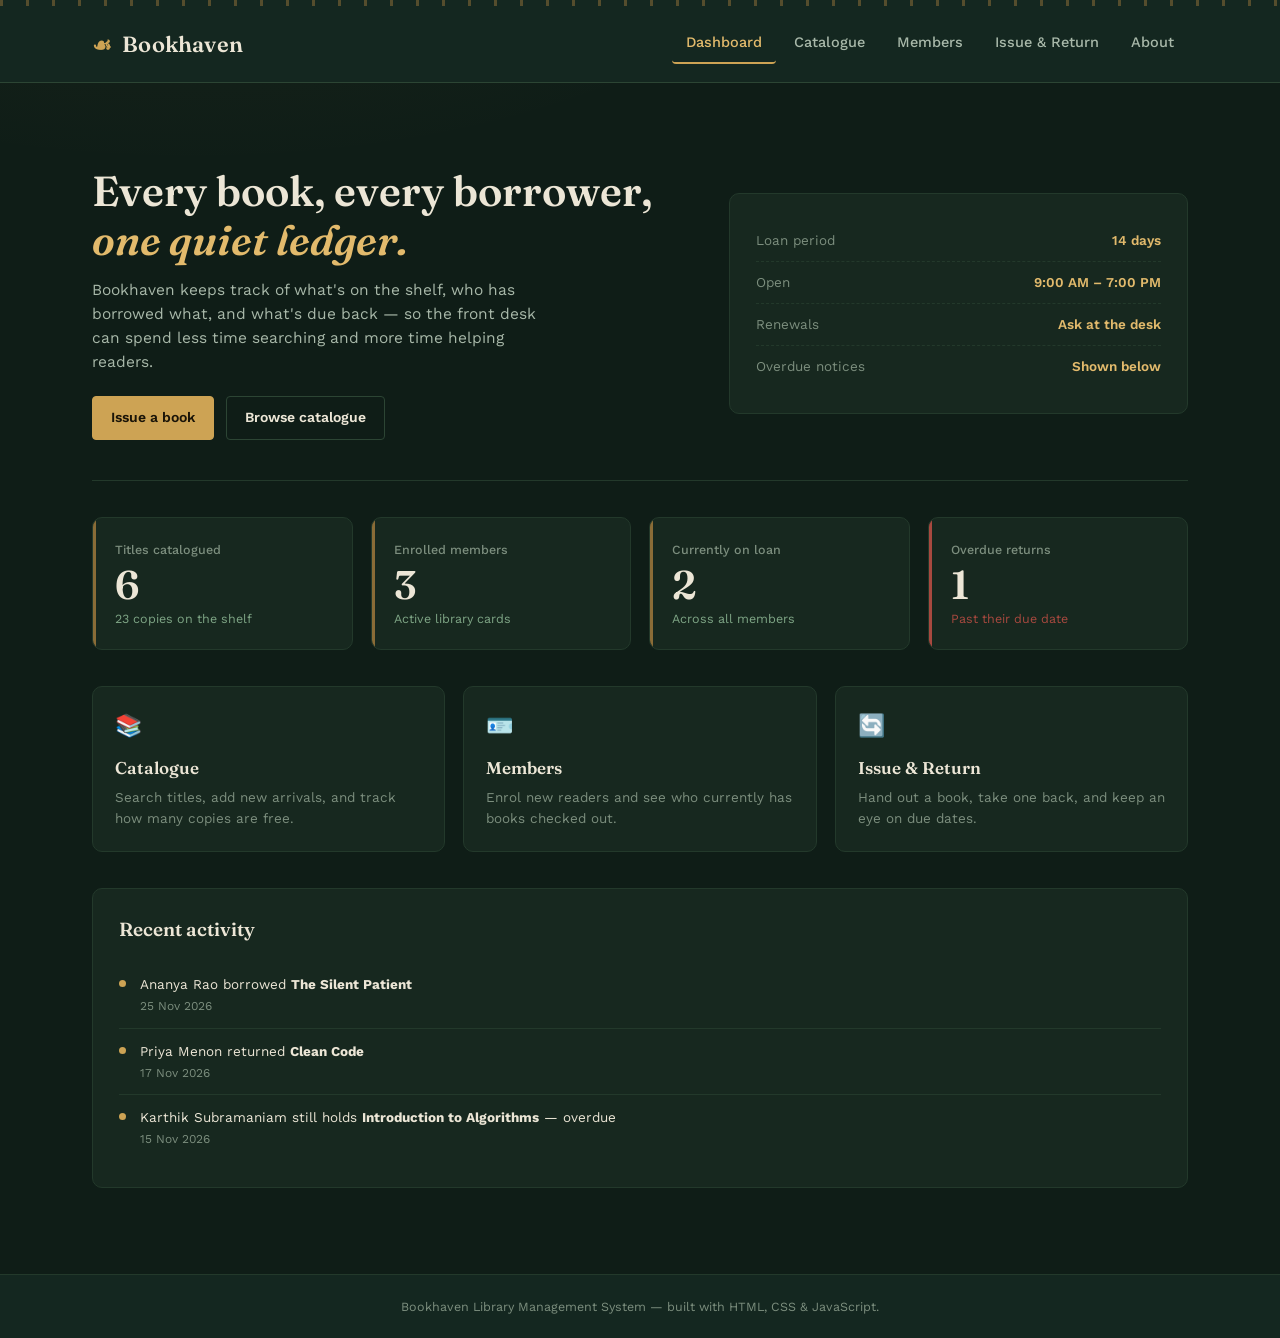
<file: index.html>
<!DOCTYPE html>
<html lang="en">
<head>
<meta charset="UTF-8">
<meta name="viewport" content="width=device-width, initial-scale=1.0">
<title>Bookhaven — Library Management System</title>
<link rel="stylesheet" href="style.css">
</head>
<body data-page="dashboard">

  <header class="site-header">
    <div class="shelf-strip"></div>
    <div class="header-inner">
      <a href="index.html" class="brand"><span class="brand-mark">☙</span>Bookhaven<span class="brand-tag">Library Management</span></a>
      <nav class="main-nav">
        <a href="index.html" class="active">Dashboard</a>
        <a href="books.html">Catalogue</a>
        <a href="members.html">Members</a>
        <a href="issue-return.html">Issue &amp; Return</a>
        <a href="about.html">About</a>
      </nav>
      <button class="nav-toggle" aria-label="Toggle menu">☰</button>
    </div>
  </header>

  <main class="page">
    <div class="wrap">

      <section class="hero">
        <div>
          <h1>Every book, every borrower, <em>one quiet ledger.</em></h1>
          <p>Bookhaven keeps track of what's on the shelf, who has borrowed what, and what's due back — so the front desk can spend less time searching and more time helping readers.</p>
          <div class="hero-actions">
            <a href="issue-return.html" class="btn btn-brass">Issue a book</a>
            <a href="books.html" class="btn btn-outline">Browse catalogue</a>
          </div>
        </div>
        <div class="hero-figure">
          <div class="fig-row"><span>Loan period</span><span>14 days</span></div>
          <div class="fig-row"><span>Open</span><span>9:00 AM – 7:00 PM</span></div>
          <div class="fig-row"><span>Renewals</span><span>Ask at the desk</span></div>
          <div class="fig-row"><span>Overdue notices</span><span>Shown below</span></div>
        </div>
      </section>

      <div class="stat-row">
        <div class="stat-card">
          <div class="stat-label">Titles catalogued</div>
          <div class="stat-value" id="stat-titles">0</div>
          <div class="stat-sub" id="stat-copies-sub">0 copies on the shelf</div>
        </div>
        <div class="stat-card">
          <div class="stat-label">Enrolled members</div>
          <div class="stat-value" id="stat-members">0</div>
          <div class="stat-sub">Active library cards</div>
        </div>
        <div class="stat-card">
          <div class="stat-label">Currently on loan</div>
          <div class="stat-value" id="stat-loans">0</div>
          <div class="stat-sub">Across all members</div>
        </div>
        <div class="stat-card warn">
          <div class="stat-label">Overdue returns</div>
          <div class="stat-value" id="stat-overdue">0</div>
          <div class="stat-sub">Past their due date</div>
        </div>
      </div>

      <div class="quick-grid">
        <a href="books.html" class="quick-card">
          <span class="q-icon">📚</span>
          <h3>Catalogue</h3>
          <p>Search titles, add new arrivals, and track how many copies are free.</p>
        </a>
        <a href="members.html" class="quick-card">
          <span class="q-icon">🪪</span>
          <h3>Members</h3>
          <p>Enrol new readers and see who currently has books checked out.</p>
        </a>
        <a href="issue-return.html" class="quick-card">
          <span class="q-icon">🔄</span>
          <h3>Issue &amp; Return</h3>
          <p>Hand out a book, take one back, and keep an eye on due dates.</p>
        </a>
      </div>

      <section class="panel">
        <div class="panel-head"><h2>Recent activity</h2></div>
        <ul class="activity-list" id="activity-feed"></ul>
      </section>

    </div>
  </main>

  <footer class="site-footer">Bookhaven Library Management System — built with HTML, CSS &amp; JavaScript.</footer>
  <div id="toast"></div>
  <script src="script.js"></script>
</body>
</html>
</file>
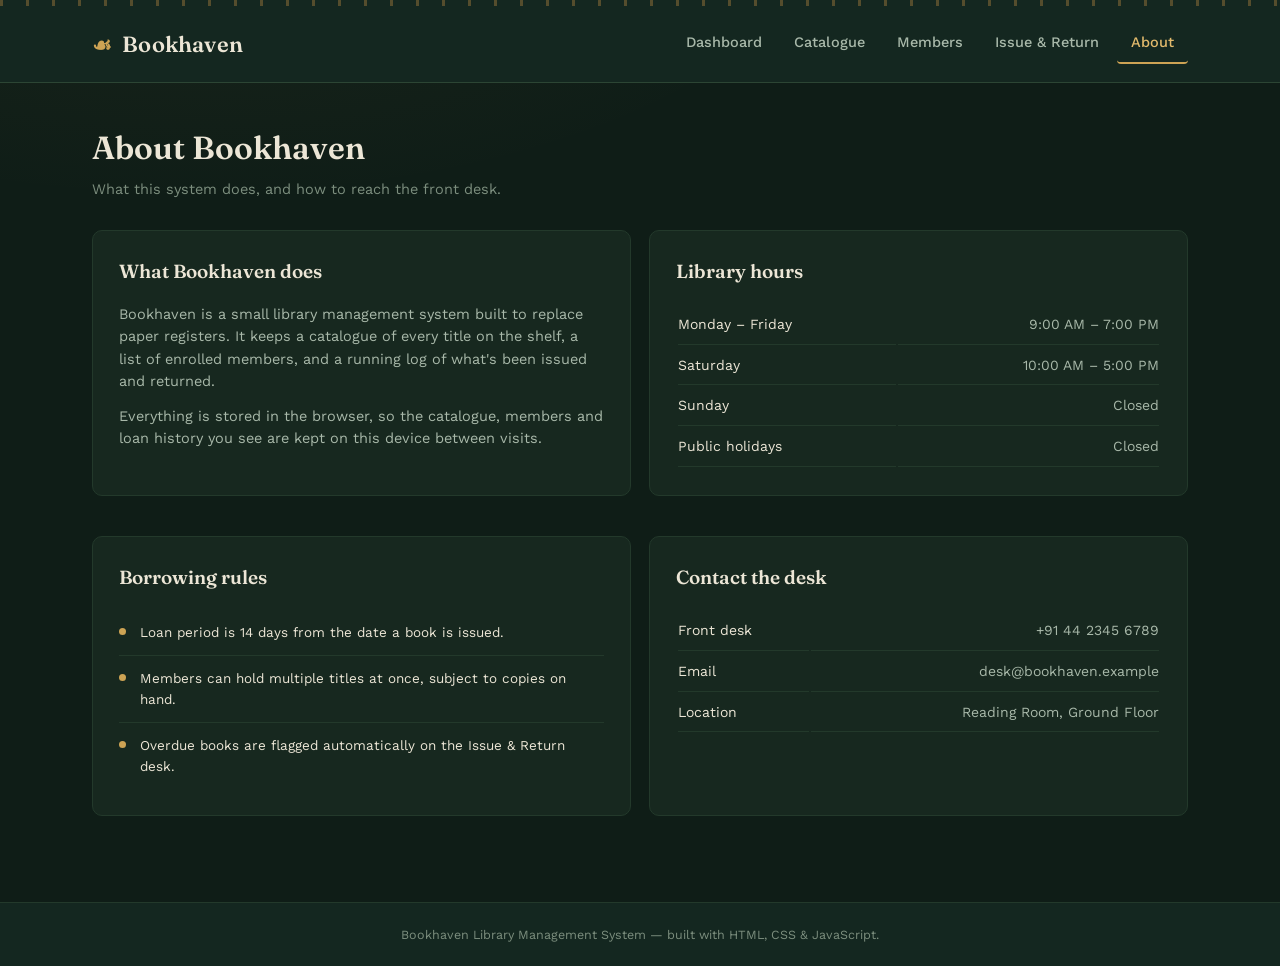
<file: about.html>
<!DOCTYPE html>
<html lang="en">
<head>
<meta charset="UTF-8">
<meta name="viewport" content="width=device-width, initial-scale=1.0">
<title>About — Bookhaven</title>
<link rel="stylesheet" href="style.css">
</head>
<body data-page="about">

  <header class="site-header">
    <div class="shelf-strip"></div>
    <div class="header-inner">
      <a href="index.html" class="brand"><span class="brand-mark">☙</span>Bookhaven<span class="brand-tag">Library Management</span></a>
      <nav class="main-nav">
        <a href="index.html">Dashboard</a>
        <a href="books.html">Catalogue</a>
        <a href="members.html">Members</a>
        <a href="issue-return.html">Issue &amp; Return</a>
        <a href="about.html" class="active">About</a>
      </nav>
      <button class="nav-toggle" aria-label="Toggle menu">☰</button>
    </div>
  </header>

  <main class="page">
    <div class="wrap">

      <div class="page-head">
        <div>
          <h1>About Bookhaven</h1>
          <p>What this system does, and how to reach the front desk.</p>
        </div>
      </div>

      <div class="info-grid">
        <section class="panel">
          <div class="panel-head"><h2>What Bookhaven does</h2></div>
          <p style="color:var(--ink-dim); font-size:14.5px; margin-bottom:12px;">
            Bookhaven is a small library management system built to replace paper registers. It keeps a catalogue of every title on the shelf, a list of enrolled members, and a running log of what's been issued and returned.
          </p>
          <p style="color:var(--ink-dim); font-size:14.5px;">
            Everything is stored in the browser, so the catalogue, members and loan history you see are kept on this device between visits.
          </p>
        </section>

        <section class="panel">
          <div class="panel-head"><h2>Library hours</h2></div>
          <table class="hours-table">
            <tr><td>Monday – Friday</td><td>9:00 AM – 7:00 PM</td></tr>
            <tr><td>Saturday</td><td>10:00 AM – 5:00 PM</td></tr>
            <tr><td>Sunday</td><td>Closed</td></tr>
            <tr><td>Public holidays</td><td>Closed</td></tr>
          </table>
        </section>

        <section class="panel">
          <div class="panel-head"><h2>Borrowing rules</h2></div>
          <ul class="activity-list">
            <li><span class="activity-dot"></span><div>Loan period is 14 days from the date a book is issued.</div></li>
            <li><span class="activity-dot"></span><div>Members can hold multiple titles at once, subject to copies on hand.</div></li>
            <li><span class="activity-dot"></span><div>Overdue books are flagged automatically on the Issue &amp; Return desk.</div></li>
          </ul>
        </section>

        <section class="panel">
          <div class="panel-head"><h2>Contact the desk</h2></div>
          <table class="hours-table">
            <tr><td>Front desk</td><td>+91 44 2345 6789</td></tr>
            <tr><td>Email</td><td>desk@bookhaven.example</td></tr>
            <tr><td>Location</td><td>Reading Room, Ground Floor</td></tr>
          </table>
        </section>
      </div>

    </div>
  </main>

  <footer class="site-footer">Bookhaven Library Management System — built with HTML, CSS &amp; JavaScript.</footer>
  <script src="script.js"></script>
</body>
</html>
</file>
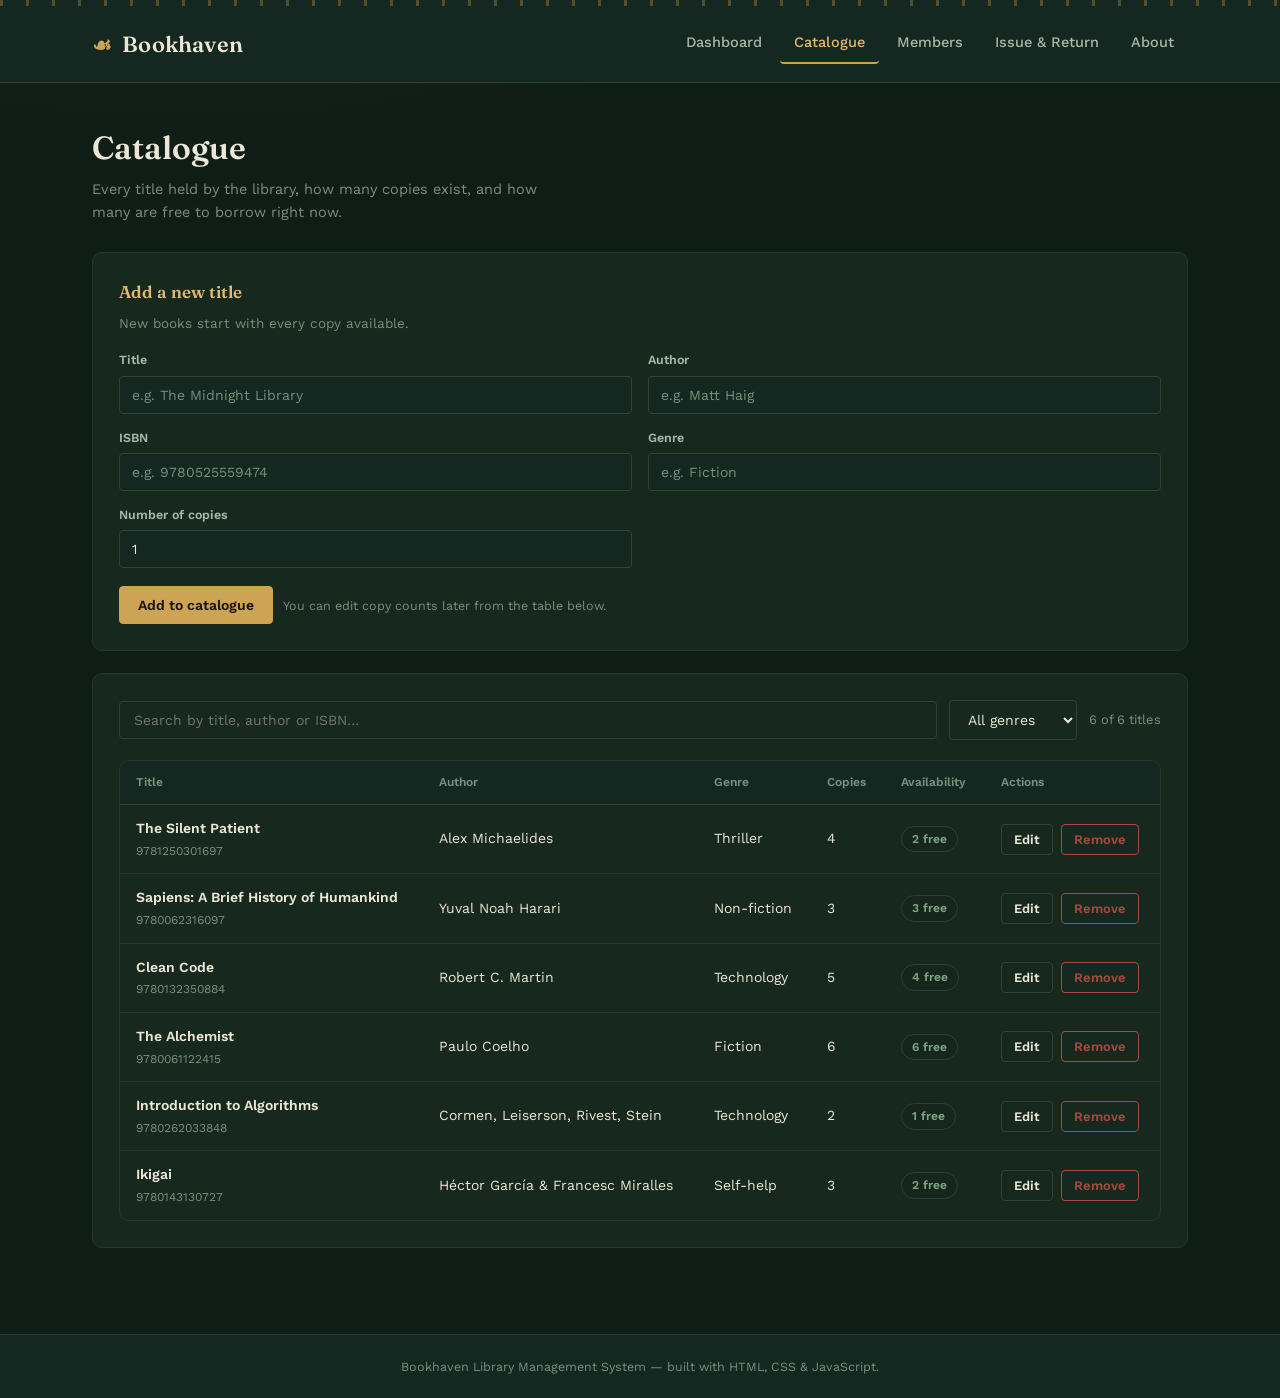
<file: books.html>
<!DOCTYPE html>
<html lang="en">
<head>
<meta charset="UTF-8">
<meta name="viewport" content="width=device-width, initial-scale=1.0">
<title>Catalogue — Bookhaven</title>
<link rel="stylesheet" href="style.css">
</head>
<body data-page="books">

  <header class="site-header">
    <div class="shelf-strip"></div>
    <div class="header-inner">
      <a href="index.html" class="brand"><span class="brand-mark">☙</span>Bookhaven<span class="brand-tag">Library Management</span></a>
      <nav class="main-nav">
        <a href="index.html">Dashboard</a>
        <a href="books.html" class="active">Catalogue</a>
        <a href="members.html">Members</a>
        <a href="issue-return.html">Issue &amp; Return</a>
        <a href="about.html">About</a>
      </nav>
      <button class="nav-toggle" aria-label="Toggle menu">☰</button>
    </div>
  </header>

  <main class="page">
    <div class="wrap">

      <div class="page-head">
        <div>
          <h1>Catalogue</h1>
          <p>Every title held by the library, how many copies exist, and how many are free to borrow right now.</p>
        </div>
      </div>

      <section class="panel">
        <div class="panel-head"><h3>Add a new title</h3></div>
        <p class="hint">New books start with every copy available.</p>
        <form id="book-form">
          <div class="field-grid">
            <div class="field">
              <label for="f-title">Title</label>
              <input type="text" id="f-title" placeholder="e.g. The Midnight Library" required>
            </div>
            <div class="field">
              <label for="f-author">Author</label>
              <input type="text" id="f-author" placeholder="e.g. Matt Haig" required>
            </div>
            <div class="field">
              <label for="f-isbn">ISBN</label>
              <input type="text" id="f-isbn" placeholder="e.g. 9780525559474">
            </div>
            <div class="field">
              <label for="f-genre">Genre</label>
              <input type="text" id="f-genre" placeholder="e.g. Fiction">
            </div>
            <div class="field">
              <label for="f-copies">Number of copies</label>
              <input type="number" id="f-copies" min="1" value="1" required>
            </div>
          </div>
          <div class="form-actions">
            <button type="submit" class="btn btn-brass">Add to catalogue</button>
            <span class="form-note">You can edit copy counts later from the table below.</span>
          </div>
        </form>
      </section>

      <section class="panel">
        <div class="toolbar">
          <input type="search" id="book-search" placeholder="Search by title, author or ISBN…">
          <select id="book-genre-filter"><option value="">All genres</option></select>
          <span class="count" id="books-count"></span>
        </div>
        <div class="table-wrap">
          <table class="ledger">
            <thead>
              <tr>
                <th>Title</th>
                <th>Author</th>
                <th>Genre</th>
                <th>Copies</th>
                <th>Availability</th>
                <th>Actions</th>
              </tr>
            </thead>
            <tbody id="books-tbody"></tbody>
          </table>
        </div>
      </section>

    </div>
  </main>

  <footer class="site-footer">Bookhaven Library Management System — built with HTML, CSS &amp; JavaScript.</footer>
  <div id="toast"></div>
  <script src="script.js"></script>
</body>
</html>
</file>
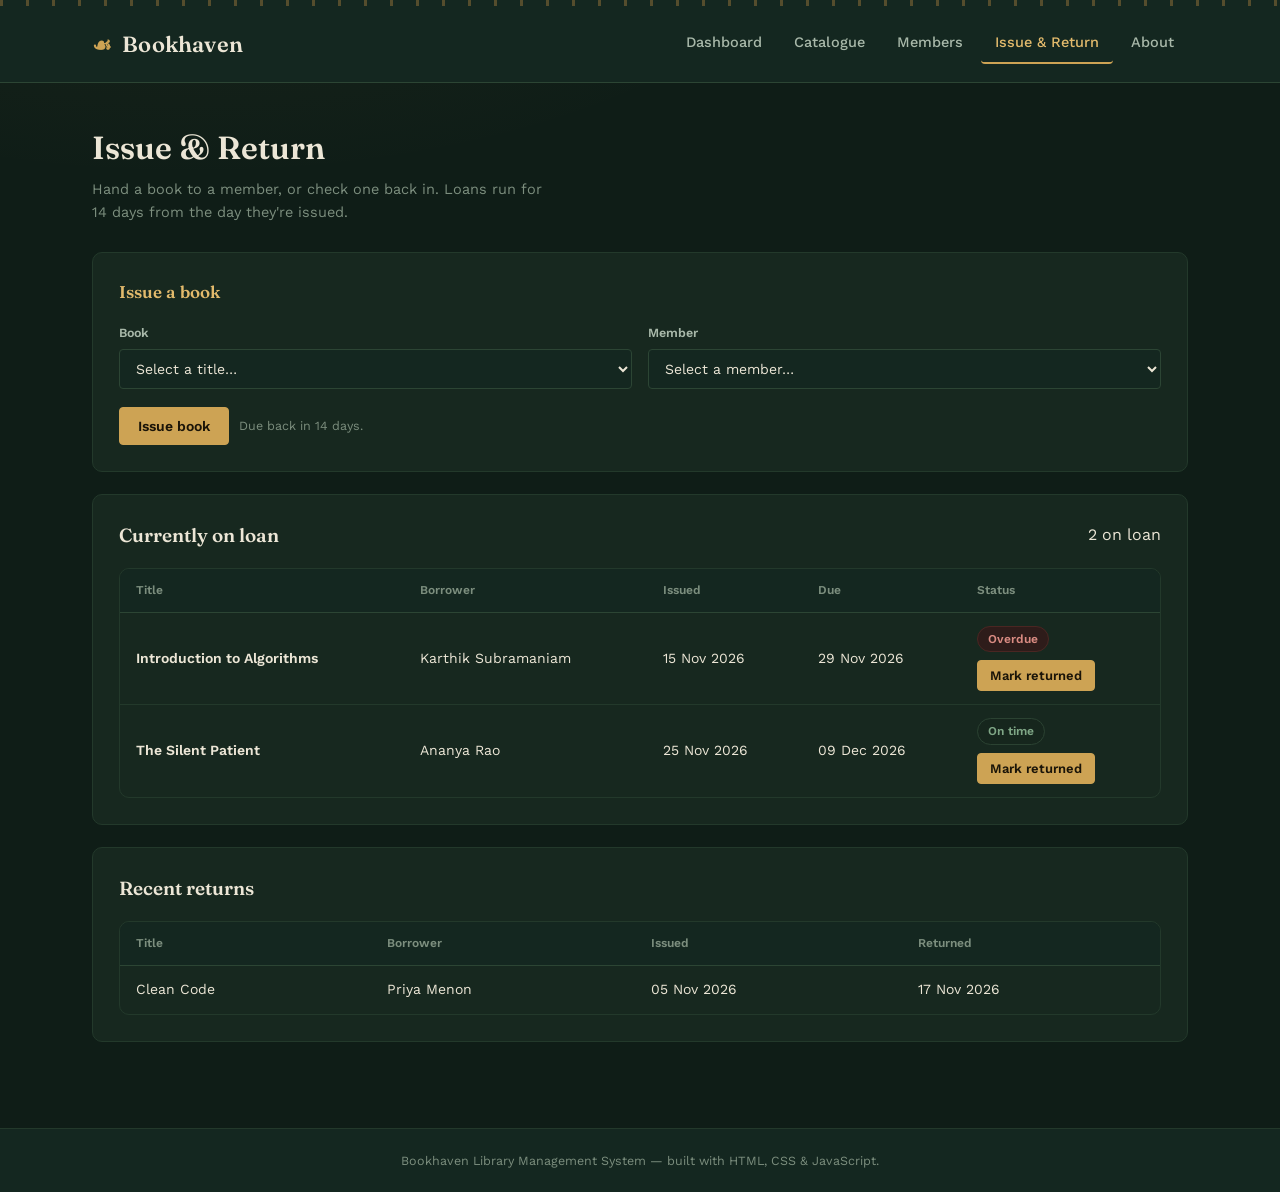
<file: issue-return.html>
<!DOCTYPE html>
<html lang="en">
<head>
<meta charset="UTF-8">
<meta name="viewport" content="width=device-width, initial-scale=1.0">
<title>Issue &amp; Return — Bookhaven</title>
<link rel="stylesheet" href="style.css">
</head>
<body data-page="issue-return">

  <header class="site-header">
    <div class="shelf-strip"></div>
    <div class="header-inner">
      <a href="index.html" class="brand"><span class="brand-mark">☙</span>Bookhaven<span class="brand-tag">Library Management</span></a>
      <nav class="main-nav">
        <a href="index.html">Dashboard</a>
        <a href="books.html">Catalogue</a>
        <a href="members.html">Members</a>
        <a href="issue-return.html" class="active">Issue &amp; Return</a>
        <a href="about.html">About</a>
      </nav>
      <button class="nav-toggle" aria-label="Toggle menu">☰</button>
    </div>
  </header>

  <main class="page">
    <div class="wrap">

      <div class="page-head">
        <div>
          <h1>Issue &amp; Return</h1>
          <p>Hand a book to a member, or check one back in. Loans run for 14 days from the day they're issued.</p>
        </div>
      </div>

      <section class="panel">
        <div class="panel-head"><h3>Issue a book</h3></div>
        <form id="issue-form">
          <div class="field-grid">
            <div class="field">
              <label for="i-book">Book</label>
              <select id="i-book" required></select>
            </div>
            <div class="field">
              <label for="i-member">Member</label>
              <select id="i-member" required></select>
            </div>
          </div>
          <div class="form-actions">
            <button type="submit" class="btn btn-brass">Issue book</button>
            <span class="form-note">Due back in 14 days.</span>
          </div>
        </form>
      </section>

      <section class="panel">
        <div class="panel-head">
          <h2>Currently on loan</h2>
          <span class="count" id="loans-count"></span>
        </div>
        <div class="table-wrap">
          <table class="ledger">
            <thead>
              <tr>
                <th>Title</th>
                <th>Borrower</th>
                <th>Issued</th>
                <th>Due</th>
                <th>Status</th>
              </tr>
            </thead>
            <tbody id="loans-tbody"></tbody>
          </table>
        </div>
      </section>

      <section class="panel">
        <div class="panel-head"><h2>Recent returns</h2></div>
        <div class="table-wrap">
          <table class="ledger">
            <thead>
              <tr>
                <th>Title</th>
                <th>Borrower</th>
                <th>Issued</th>
                <th>Returned</th>
              </tr>
            </thead>
            <tbody id="history-tbody"></tbody>
          </table>
        </div>
      </section>

    </div>
  </main>

  <footer class="site-footer">Bookhaven Library Management System — built with HTML, CSS &amp; JavaScript.</footer>
  <div id="toast"></div>
  <script src="script.js"></script>
</body>
</html>
</file>
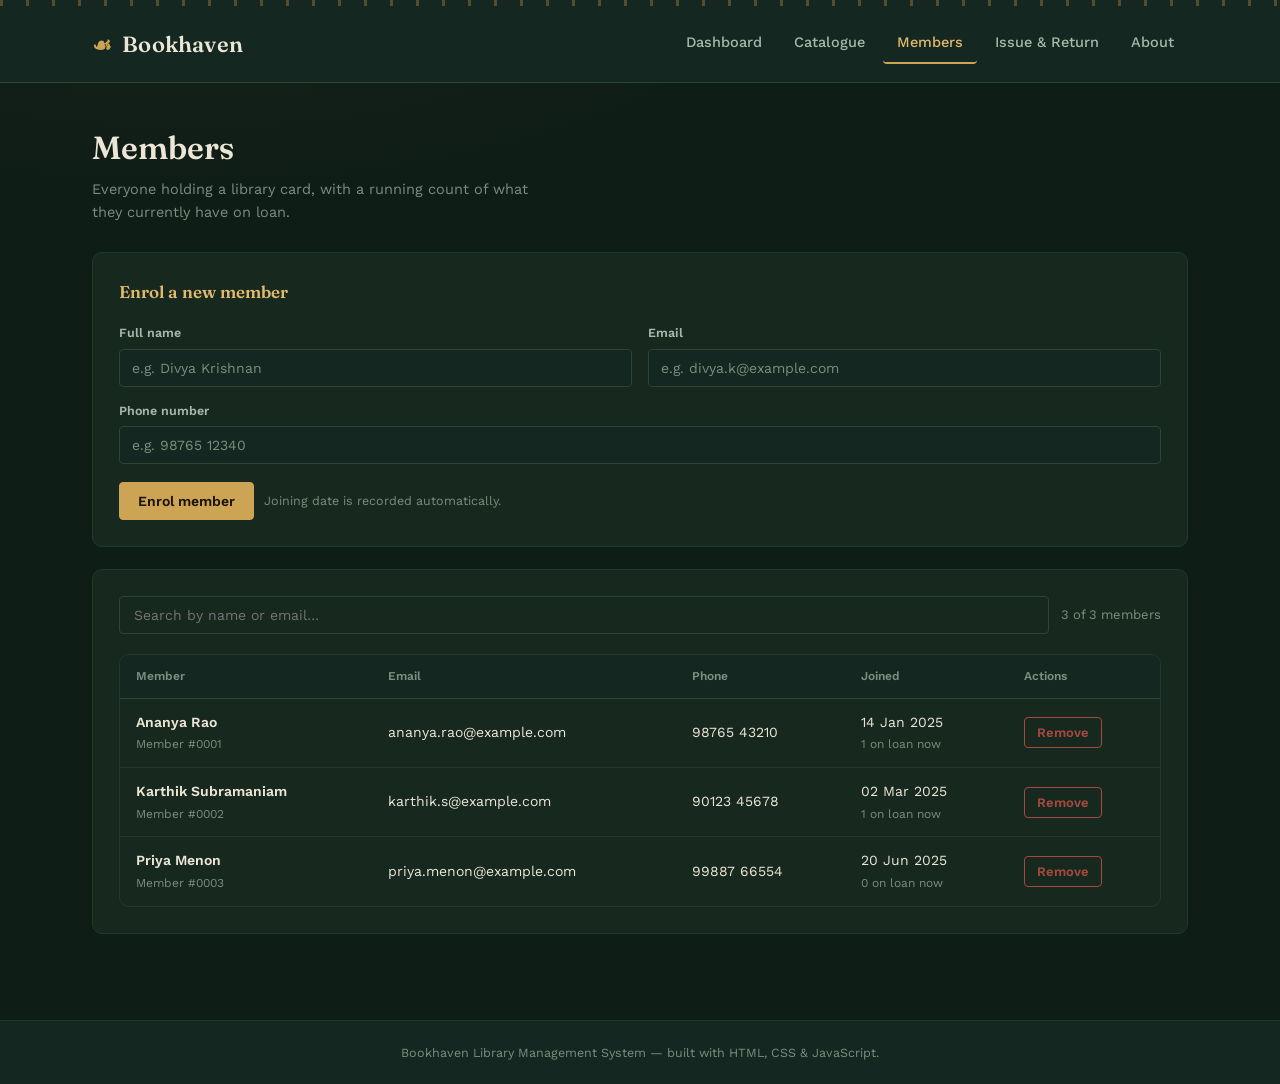
<file: members.html>
<!DOCTYPE html>
<html lang="en">
<head>
<meta charset="UTF-8">
<meta name="viewport" content="width=device-width, initial-scale=1.0">
<title>Members — Bookhaven</title>
<link rel="stylesheet" href="style.css">
</head>
<body data-page="members">

  <header class="site-header">
    <div class="shelf-strip"></div>
    <div class="header-inner">
      <a href="index.html" class="brand"><span class="brand-mark">☙</span>Bookhaven<span class="brand-tag">Library Management</span></a>
      <nav class="main-nav">
        <a href="index.html">Dashboard</a>
        <a href="books.html">Catalogue</a>
        <a href="members.html" class="active">Members</a>
        <a href="issue-return.html">Issue &amp; Return</a>
        <a href="about.html">About</a>
      </nav>
      <button class="nav-toggle" aria-label="Toggle menu">☰</button>
    </div>
  </header>

  <main class="page">
    <div class="wrap">

      <div class="page-head">
        <div>
          <h1>Members</h1>
          <p>Everyone holding a library card, with a running count of what they currently have on loan.</p>
        </div>
      </div>

      <section class="panel">
        <div class="panel-head"><h3>Enrol a new member</h3></div>
        <form id="member-form">
          <div class="field-grid">
            <div class="field">
              <label for="m-name">Full name</label>
              <input type="text" id="m-name" placeholder="e.g. Divya Krishnan" required>
            </div>
            <div class="field">
              <label for="m-email">Email</label>
              <input type="email" id="m-email" placeholder="e.g. divya.k@example.com">
            </div>
            <div class="field full">
              <label for="m-phone">Phone number</label>
              <input type="tel" id="m-phone" placeholder="e.g. 98765 12340">
            </div>
          </div>
          <div class="form-actions">
            <button type="submit" class="btn btn-brass">Enrol member</button>
            <span class="form-note">Joining date is recorded automatically.</span>
          </div>
        </form>
      </section>

      <section class="panel">
        <div class="toolbar">
          <input type="search" id="member-search" placeholder="Search by name or email…">
          <span class="count" id="members-count"></span>
        </div>
        <div class="table-wrap">
          <table class="ledger">
            <thead>
              <tr>
                <th>Member</th>
                <th>Email</th>
                <th>Phone</th>
                <th>Joined</th>
                <th>Actions</th>
              </tr>
            </thead>
            <tbody id="members-tbody"></tbody>
          </table>
        </div>
      </section>

    </div>
  </main>

  <footer class="site-footer">Bookhaven Library Management System — built with HTML, CSS &amp; JavaScript.</footer>
  <div id="toast"></div>
  <script src="script.js"></script>
</body>
</html>
</file>
<file: style.css>
/* ============================================================
   Bookhaven — Library Management System
   Design: a quiet reading-room after hours — deep bottle green,
   warm brass reading-lamp accent, ledger-style tables.
   ============================================================ */

@import url('https://fonts.googleapis.com/css2?family=Fraunces:opsz,wght@9..144,400;9..144,500;9..144,600;9..144,700&family=Work+Sans:wght@400;500;600;700&display=swap');

:root {
  --bg: #0f1d17;
  --bg-soft: #142720;
  --surface: #17281f;
  --surface-raised: #1d3226;
  --border: #2c4534;
  --border-soft: #23392b;
  --ink: #ece6d6;
  --ink-dim: #a8b8a9;
  --ink-faint: #7c8e7e;
  --brass: #cda354;
  --brass-bright: #e2ba6c;
  --brass-dim: #8a6c37;
  --maroon: #a8493f;
  --maroon-bg: #2e1c1a;
  --sage: #7fa686;
  --sage-bg: #16261d;
  --radius: 4px;
  --radius-lg: 10px;
  --font-display: 'Fraunces', Georgia, serif;
  --font-body: 'Work Sans', -apple-system, Segoe UI, sans-serif;
  --shadow: 0 12px 30px -14px rgba(0, 0, 0, 0.55);
}

* { margin: 0; padding: 0; box-sizing: border-box; }

html { scroll-behavior: smooth; }

body {
  background:
    radial-gradient(1100px 500px at 15% -10%, rgba(205, 163, 84, 0.06), transparent 60%),
    var(--bg);
  color: var(--ink);
  font-family: var(--font-body);
  line-height: 1.55;
  min-height: 100vh;
  display: flex;
  flex-direction: column;
}

a { color: inherit; text-decoration: none; }

img { max-width: 100%; display: block; }

::selection { background: var(--brass); color: #171717; }

:focus-visible {
  outline: 2px solid var(--brass-bright);
  outline-offset: 2px;
}

/* ---------- Header / shelf nav ---------- */

.site-header {
  position: sticky;
  top: 0;
  z-index: 40;
  background: var(--bg-soft);
  border-bottom: 1px solid var(--border);
}

.shelf-strip {
  height: 6px;
  background-image: repeating-linear-gradient(
    90deg,
    var(--brass-dim) 0 3px,
    transparent 3px 26px
  );
  opacity: 0.55;
}

.header-inner {
  max-width: 1160px;
  margin: 0 auto;
  padding: 18px 32px;
  display: flex;
  align-items: center;
  justify-content: space-between;
  gap: 24px;
}

.brand {
  display: flex;
  align-items: baseline;
  gap: 10px;
  font-family: var(--font-display);
  font-size: 22px;
  font-weight: 600;
  color: var(--ink);
  letter-spacing: 0.2px;
}

.brand-mark {
  font-size: 22px;
  color: var(--brass);
  transform: translateY(1px);
}

.brand-tag {
  font-family: var(--font-body);
  font-size: 12px;
  font-weight: 500;
  color: var(--ink-faint);
  border-left: 1px solid var(--border);
  padding-left: 10px;
  display: none;
}

.main-nav {
  display: flex;
  gap: 4px;
}

.main-nav a {
  padding: 8px 14px;
  font-size: 14.5px;
  font-weight: 500;
  color: var(--ink-dim);
  border-radius: var(--radius);
  border-bottom: 2px solid transparent;
  transition: color 0.15s ease, border-color 0.15s ease, background 0.15s ease;
}

.main-nav a:hover {
  color: var(--ink);
  background: rgba(205, 163, 84, 0.08);
}

.main-nav a.active {
  color: var(--brass-bright);
  border-bottom-color: var(--brass);
}

.nav-toggle {
  display: none;
  background: none;
  border: 1px solid var(--border);
  color: var(--ink);
  border-radius: var(--radius);
  padding: 8px 10px;
  font-size: 16px;
  cursor: pointer;
}

/* ---------- Layout shell ---------- */

.page {
  flex: 1;
  width: 100%;
}

.wrap {
  max-width: 1160px;
  margin: 0 auto;
  padding: 40px 32px 64px;
}

.page-head {
  display: flex;
  align-items: flex-end;
  justify-content: space-between;
  gap: 20px;
  margin-bottom: 28px;
  flex-wrap: wrap;
}

.page-head h1 {
  font-family: var(--font-display);
  font-size: 32px;
  font-weight: 600;
  color: var(--ink);
}

.page-head p {
  color: var(--ink-faint);
  font-size: 14.5px;
  margin-top: 6px;
  max-width: 52ch;
}

/* ---------- Buttons ---------- */

.btn {
  display: inline-flex;
  align-items: center;
  justify-content: center;
  gap: 8px;
  padding: 10px 18px;
  border-radius: var(--radius);
  border: 1px solid transparent;
  font-family: var(--font-body);
  font-size: 14px;
  font-weight: 600;
  cursor: pointer;
  transition: background 0.15s ease, border-color 0.15s ease, transform 0.1s ease;
  white-space: nowrap;
}

.btn:active { transform: translateY(1px); }

.btn-brass {
  background: var(--brass);
  color: #1a1408;
  border-color: var(--brass);
}
.btn-brass:hover { background: var(--brass-bright); }

.btn-outline {
  background: transparent;
  color: var(--ink);
  border-color: var(--border);
}
.btn-outline:hover { border-color: var(--brass-dim); color: var(--brass-bright); }

.btn-quiet {
  background: transparent;
  color: var(--ink-dim);
  border-color: transparent;
  padding: 8px 10px;
}
.btn-quiet:hover { color: var(--ink); text-decoration: underline; }

.btn-danger {
  background: transparent;
  color: var(--maroon);
  border-color: var(--maroon);
  padding: 7px 12px;
  font-size: 13px;
}
.btn-danger:hover { background: var(--maroon-bg); }

.btn-sm { padding: 7px 12px; font-size: 13px; }
.btn[disabled] { opacity: 0.4; cursor: not-allowed; }

/* ---------- Stat cards (dashboard) ---------- */

.stat-row {
  display: grid;
  grid-template-columns: repeat(4, 1fr);
  gap: 18px;
  margin-bottom: 36px;
}

.stat-card {
  background: var(--surface);
  border: 1px solid var(--border-soft);
  border-radius: var(--radius-lg);
  padding: 22px 22px 20px;
  position: relative;
  overflow: hidden;
}

.stat-card::before {
  content: '';
  position: absolute;
  left: 0; top: 0; bottom: 0;
  width: 3px;
  background: var(--brass-dim);
}

.stat-card.warn::before { background: var(--maroon); }

.stat-label {
  font-size: 12.5px;
  color: var(--ink-faint);
  font-weight: 500;
}

.stat-value {
  font-family: var(--font-display);
  font-size: 40px;
  font-weight: 600;
  color: var(--ink);
  margin: 6px 0 4px;
  line-height: 1;
}

.stat-sub {
  font-size: 12.5px;
  color: var(--sage);
}

.stat-card.warn .stat-sub { color: var(--maroon); }

/* ---------- Panels / boxes ---------- */

.panel {
  background: var(--surface);
  border: 1px solid var(--border-soft);
  border-radius: var(--radius-lg);
  padding: 26px;
  margin-bottom: 22px;
}

.panel-head {
  display: flex;
  align-items: center;
  justify-content: space-between;
  gap: 16px;
  margin-bottom: 18px;
  flex-wrap: wrap;
}

.panel-head h2 {
  font-family: var(--font-display);
  font-size: 19px;
  font-weight: 600;
  color: var(--ink);
}

.panel-head h3 {
  font-family: var(--font-display);
  font-size: 17px;
  font-weight: 600;
  color: var(--brass-bright);
}

.panel p.hint {
  color: var(--ink-faint);
  font-size: 13.5px;
  margin-top: -10px;
  margin-bottom: 16px;
}

.two-col {
  display: grid;
  grid-template-columns: 1.1fr 1.6fr;
  gap: 20px;
  align-items: start;
}

/* ---------- Forms ---------- */

.field-grid {
  display: grid;
  grid-template-columns: 1fr 1fr;
  gap: 14px 16px;
}

.field { display: flex; flex-direction: column; gap: 6px; }
.field.full { grid-column: 1 / -1; }

.field label {
  font-size: 12.5px;
  font-weight: 600;
  color: var(--ink-dim);
}

.field input,
.field select,
.field textarea {
  background: var(--bg-soft);
  border: 1px solid var(--border);
  border-radius: var(--radius);
  padding: 10px 12px;
  color: var(--ink);
  font-family: var(--font-body);
  font-size: 14px;
}

.field textarea { resize: vertical; min-height: 70px; }

.field input:focus,
.field select:focus,
.field textarea:focus {
  outline: none;
  border-color: var(--brass);
}

.field input::placeholder { color: var(--ink-faint); }

.form-actions {
  margin-top: 18px;
  display: flex;
  gap: 10px;
  align-items: center;
}

.form-note {
  font-size: 12.5px;
  color: var(--ink-faint);
}

/* ---------- Search / filter bar ---------- */

.toolbar {
  display: flex;
  gap: 12px;
  margin-bottom: 20px;
  flex-wrap: wrap;
  align-items: center;
}

.toolbar input[type="search"],
.toolbar select {
  background: var(--surface);
  border: 1px solid var(--border);
  border-radius: var(--radius);
  padding: 10px 14px;
  color: var(--ink);
  font-size: 14px;
  font-family: var(--font-body);
}

.toolbar input[type="search"] { flex: 1; min-width: 220px; }

.toolbar .count {
  font-size: 13px;
  color: var(--ink-faint);
  margin-left: auto;
}

/* ---------- Ledger table ---------- */

.table-wrap {
  overflow-x: auto;
  border: 1px solid var(--border-soft);
  border-radius: var(--radius-lg);
}

table.ledger {
  width: 100%;
  border-collapse: collapse;
  font-size: 14px;
  min-width: 640px;
}

table.ledger thead th {
  text-align: left;
  font-size: 12px;
  font-weight: 600;
  color: var(--ink-faint);
  padding: 12px 16px;
  background: var(--bg-soft);
  border-bottom: 1px solid var(--border);
  white-space: nowrap;
}

table.ledger tbody td {
  padding: 13px 16px;
  border-bottom: 1px solid var(--border-soft);
  color: var(--ink);
  vertical-align: middle;
}

table.ledger tbody tr:last-child td { border-bottom: none; }
table.ledger tbody tr:hover { background: rgba(205, 163, 84, 0.045); }

.cell-title { font-weight: 600; }
.cell-sub { display: block; font-size: 12px; color: var(--ink-faint); margin-top: 2px; }

.row-actions { display: flex; gap: 8px; }

/* ---------- Badges / tags ---------- */

.badge {
  display: inline-flex;
  align-items: center;
  gap: 5px;
  padding: 3px 10px;
  border-radius: 999px;
  font-size: 12px;
  font-weight: 600;
  border: 1px solid transparent;
}

.badge-available { background: var(--sage-bg); color: var(--sage); border-color: #2b4232; }
.badge-out { background: var(--maroon-bg); color: #d98b82; border-color: #4a2622; }
.badge-active { background: var(--sage-bg); color: var(--sage); border-color: #2b4232; }
.badge-overdue { background: var(--maroon-bg); color: #d98b82; border-color: #4a2622; }
.badge-returned { background: var(--surface-raised); color: var(--ink-faint); border-color: var(--border); }

/* ---------- Empty state ---------- */

.empty {
  text-align: center;
  padding: 46px 20px;
  color: var(--ink-faint);
}

.empty .empty-mark { font-size: 30px; margin-bottom: 10px; opacity: 0.7; }
.empty p { font-size: 14px; }

/* ---------- Quick links (home) ---------- */

.quick-grid {
  display: grid;
  grid-template-columns: repeat(3, 1fr);
  gap: 18px;
  margin: 8px 0 36px;
}

.quick-card {
  background: var(--surface);
  border: 1px solid var(--border-soft);
  border-radius: var(--radius-lg);
  padding: 22px;
  transition: border-color 0.15s ease, transform 0.15s ease;
}

.quick-card:hover { border-color: var(--brass-dim); transform: translateY(-2px); }

.quick-card .q-icon { font-size: 22px; margin-bottom: 12px; display: block; }

.quick-card h3 {
  font-family: var(--font-display);
  font-size: 17px;
  font-weight: 600;
  margin-bottom: 6px;
  color: var(--ink);
}

.quick-card p { font-size: 13.5px; color: var(--ink-faint); }

/* ---------- Hero (home) ---------- */

.hero {
  display: grid;
  grid-template-columns: 1.3fr 1fr;
  gap: 40px;
  align-items: center;
  padding: 44px 0 40px;
  border-bottom: 1px solid var(--border-soft);
  margin-bottom: 36px;
}

.hero h1 {
  font-family: var(--font-display);
  font-size: 42px;
  line-height: 1.15;
  font-weight: 600;
  color: var(--ink);
  margin-bottom: 14px;
}

.hero h1 em {
  font-style: italic;
  color: var(--brass-bright);
}

.hero p {
  color: var(--ink-dim);
  font-size: 15.5px;
  max-width: 46ch;
  margin-bottom: 22px;
}

.hero-actions { display: flex; gap: 12px; }

.hero-figure {
  background: var(--surface);
  border: 1px solid var(--border-soft);
  border-radius: var(--radius-lg);
  padding: 26px;
}

.hero-figure .fig-row {
  display: flex;
  justify-content: space-between;
  padding: 10px 0;
  border-bottom: 1px dashed var(--border-soft);
  font-size: 13.5px;
}

.hero-figure .fig-row:last-child { border-bottom: none; }
.hero-figure .fig-row span:first-child { color: var(--ink-faint); }
.hero-figure .fig-row span:last-child { color: var(--brass-bright); font-weight: 600; }

/* ---------- Activity list (home) ---------- */

.activity-list { list-style: none; }

.activity-list li {
  display: flex;
  gap: 14px;
  padding: 12px 0;
  border-bottom: 1px solid var(--border-soft);
  font-size: 13.5px;
}

.activity-list li:last-child { border-bottom: none; }

.activity-dot {
  width: 7px; height: 7px;
  border-radius: 50%;
  background: var(--brass);
  margin-top: 6px;
  flex-shrink: 0;
}

.activity-time { color: var(--ink-faint); font-size: 12px; margin-top: 2px; }

/* ---------- About page ---------- */

.info-grid {
  display: grid;
  grid-template-columns: repeat(2, 1fr);
  gap: 18px;
}

.hours-table { width: 100%; font-size: 14px; }
.hours-table td { padding: 8px 0; border-bottom: 1px solid var(--border-soft); }
.hours-table td:last-child { text-align: right; color: var(--ink-dim); }

/* ---------- Footer ---------- */

.site-footer {
  border-top: 1px solid var(--border-soft);
  background: var(--bg-soft);
  padding: 22px 32px;
  text-align: center;
  color: var(--ink-faint);
  font-size: 12.5px;
}

/* ---------- Toast ---------- */

#toast {
  position: fixed;
  bottom: 22px;
  left: 50%;
  transform: translateX(-50%) translateY(20px);
  background: var(--surface-raised);
  border: 1px solid var(--brass-dim);
  color: var(--ink);
  padding: 12px 20px;
  border-radius: var(--radius);
  font-size: 13.5px;
  box-shadow: var(--shadow);
  opacity: 0;
  pointer-events: none;
  transition: opacity 0.2s ease, transform 0.2s ease;
  z-index: 100;
}

#toast.show {
  opacity: 1;
  transform: translateX(-50%) translateY(0);
}

/* ---------- Responsive ---------- */

@media (max-width: 880px) {
  .stat-row { grid-template-columns: repeat(2, 1fr); }
  .quick-grid { grid-template-columns: 1fr; }
  .hero { grid-template-columns: 1fr; padding-top: 28px; }
  .two-col { grid-template-columns: 1fr; }
  .info-grid { grid-template-columns: 1fr; }
}

@media (max-width: 720px) {
  .main-nav { display: none; }
  .main-nav.open {
    display: flex;
    position: absolute;
    top: 100%;
    left: 0; right: 0;
    flex-direction: column;
    background: var(--bg-soft);
    border-bottom: 1px solid var(--border);
    padding: 8px 16px 16px;
  }
  .nav-toggle { display: inline-flex; }
  .field-grid { grid-template-columns: 1fr; }
  .wrap { padding: 28px 18px 48px; }
  .hero h1 { font-size: 32px; }
}

@media (max-width: 560px) {
  .stat-row { grid-template-columns: 1fr; }
  .header-inner { padding: 14px 18px; }
}

@media (prefers-reduced-motion: reduce) {
  * { transition: none !important; scroll-behavior: auto !important; }
}
</file>
